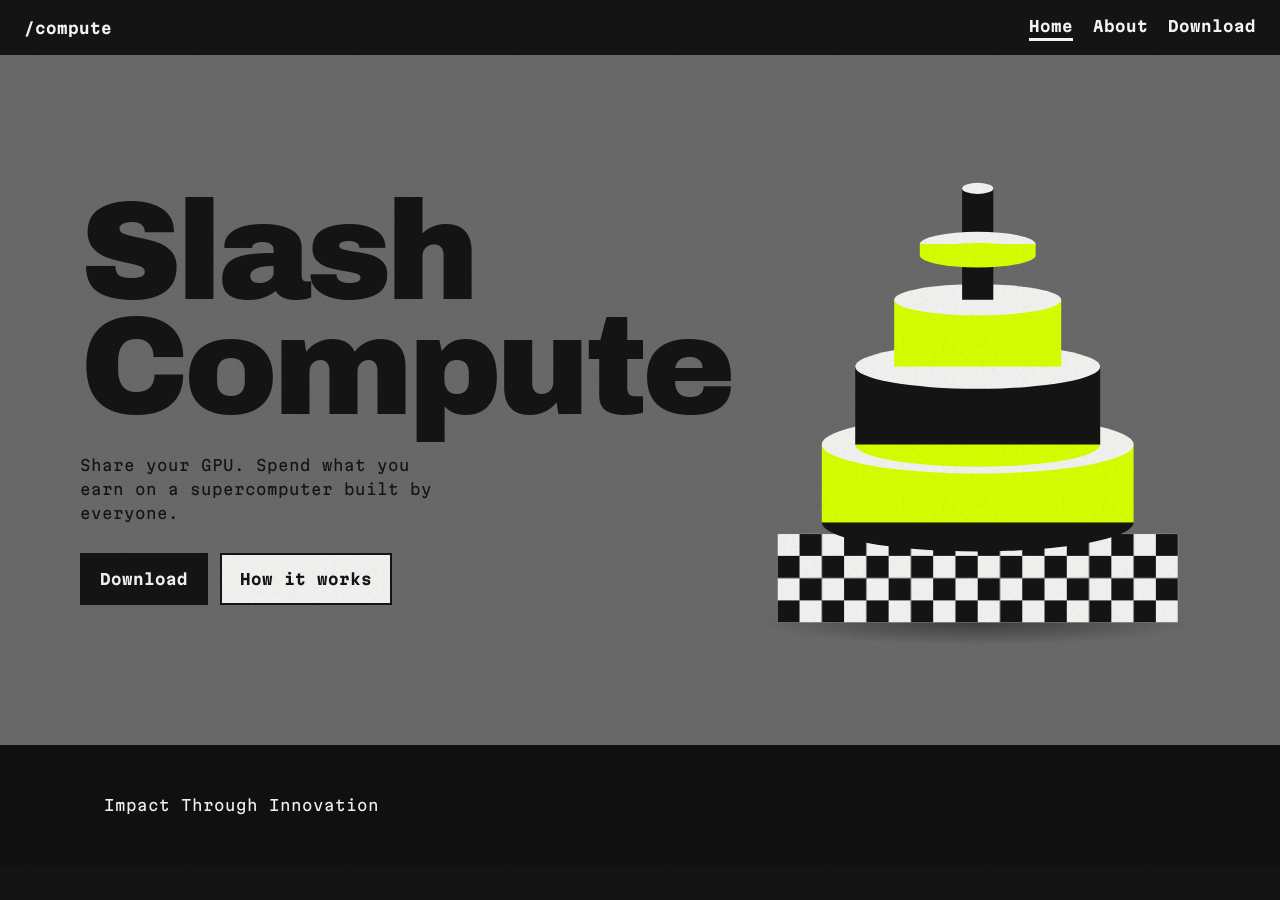
<file: index.html>
<!DOCTYPE html>
<html lang="en-US">

<head>
    <meta charset="utf-8">
    <meta name="viewport" content="width=device-width, initial-scale=1">
    <title>SlashCompute</title>
    <link rel="stylesheet" href="/style.css">
    <script src="/script.js" defer></script>
</head>

<body>
    <header><a href="/">/compute</a>
        <nav><a href="/" aria-current=page>Home</a><a href="/about/">About</a><a href="/download/">Download</a></nav>
    </header>
    <main>
        <div class="wrap hero" style="padding: 100px 0px;">
            <div>
                <h1>Slash<br>Compute</h1>
                <p>Share your GPU. Spend what you earn on a supercomputer built by everyone.</p>
                <div class="btns"><a class="btn" href="/download/">Download</a><a class="btn alt" href="/about/">How it
                        works</a></div>
            </div>
            <div class="stage"><svg class="mass" viewBox="0 0 400 440" role="img"
                    aria-label="Stacked discs on a checker plinth">
                    <defs>
                        <pattern id="ck" width="40" height="40" patternUnits="userSpaceOnUse">
                            <rect width="40" height="40" class="f1" />
                            <rect width="20" height="20" class="f3" />
                            <rect x="20" y="20" width="20" height="20" class="f3" />
                        </pattern>
                        <radialGradient id="sg">
                            <stop offset="0" stop-color="#000" />
                            <stop offset="1" stop-color="#000" stop-opacity="0" />
                        </radialGradient>
                    </defs>
                    <ellipse class="sh" cx="200" cy="420" rx="195" ry="20" fill="url(#sg)" />
                    <rect x="20" y="340" width="360" height="80" fill="url(#ck)" />
                    <ellipse cx="200" cy="330" rx="140" ry="26" class="f1" />
                    <rect x="60" y="260" width="280" height="70" class="f2" />
                    <ellipse cx="200" cy="260" rx="140" ry="26" class="f3" />
                    <ellipse cx="200" cy="260" rx="110" ry="20" class="f2" />
                    <rect x="90" y="190" width="220" height="70" class="f1" />
                    <ellipse cx="200" cy="190" rx="110" ry="20" class="f3" />
                    <rect x="125" y="130" width="150" height="60" class="f2" />
                    <ellipse cx="200" cy="130" rx="75" ry="14" class="f3" />
                    <rect x="186" y="30" width="28" height="100" class="f1" />
                    <ellipse cx="200" cy="30" rx="14" ry="5" class="f3" />
                    <ellipse cx="200" cy="80" rx="52" ry="11" class="f3" />
                    <rect x="148" y="80" width="104" height="10" class="f2" />
                    <ellipse cx="200" cy="90" rx="52" ry="11" class="f2" />
                </svg></div>
        </div>
        <section class="slab">
            <div class="wrap panel">Impact Through Innovation</div>
        </section>
        <!--
        <section class="slab">
            <div class="wrap panel">
                <div class="badges" role="group" aria-label="Mode"><button class="badge" aria-pressed="true"
                        data-t="give">GIVE</button><button class="badge" aria-pressed="false"
                        data-t="take">TAKE</button></div>
                <div>
                    <pre
                        id="give"><span class="l"><span class="c">// give: run in the background, stop any time</span></span><span class="l"><span class="k">const</span> give = {</span><span class="l">  gpu: <span class="s">40</span>,       <span class="c">// % of your GPU</span></span><span class="l">  grants: <span class="s">25</span>,    <span class="c">// % of credits sent to grants</span></span><span class="l">  paidIn: <span class="s">"credits"</span></span><span class="l">};</span></pre>
                    <pre id="take"
                        hidden><span class="l"><span class="c">// take: spend the credits you earned</span></span><span class="l"><span class="k">const</span> take = {</span><span class="l">  budget: <span class="s">"2e15 credits"</span>,</span><span class="l">  mode: <span class="s">"on-demand"</span>,   <span class="c">// or queue with wait time</span></span><span class="l">  runsIn: <span class="s">"linux-vm"</span></span><span class="l">};</span></pre>
                </div>
            </div>
        </section>
        <div class="wrap props" style="padding:0;max-width:1120px">
            <div><b>1:1</b>
                <h3>Credits match up</h3>Every credit you give earns a credit you can use.
            </div>
            <div><b>0–100%</b>
                <h3>You pick the share</h3>Set how much of your GPU runs. Your machine stays yours.
            </div>
            <div><b>10x</b>
                <h3>More than your laptop</h3>Run jobs on a pool far beyond the one device you own.
            </div>
        </div>
        <section class="comm">
            <div class="wrap">
                <h2 style="color:#f2f2f0">Community</h2>
                <div class="cols">
                    <div>
                        <h3>Leaderboard</h3>
                        <div class="row"><span>1 / atlas-9</span><span>412 Tcredits</span></div>
                        <div class="row"><span>2 / ridgeline</span><span>388 Tcredits</span></div>
                        <div class="row"><span>3 / nocturne</span><span>301 Tcredits</span></div>
                    </div>
                    <div>
                        <h3>Grants</h3>
                        <div class="row"><span>Thesis vision model</span><span>68%</span></div>
                        <div class="bar"><i style="width:68%"></i></div>
                        <div class="row"><span>Open speech dataset</span><span>31%</span></div>
                        <div class="bar"><i style="width:31%"></i></div>
                    </div>
                </div>
            </div>
        </section>
        -->
    </main>
</body>

</html>
</file>
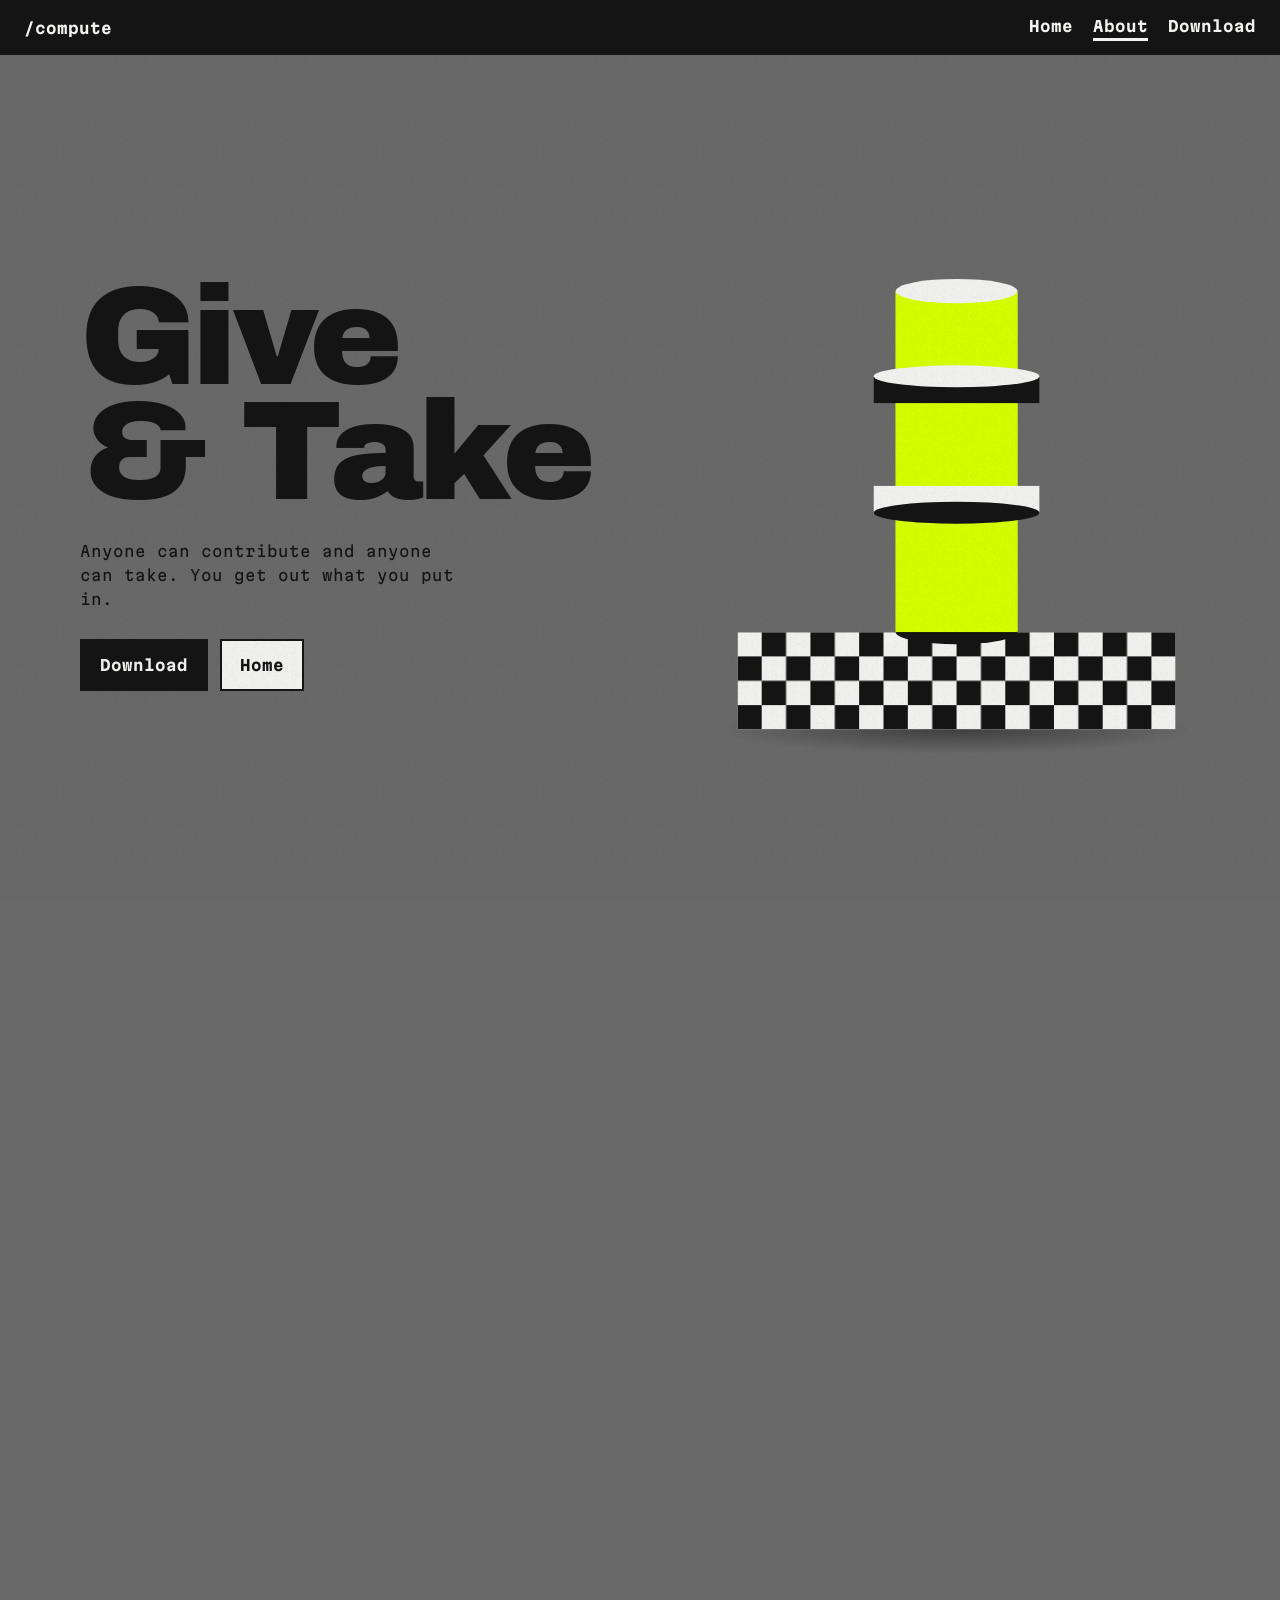
<file: about/index.html>
<!DOCTYPE html>
<html lang="en-US">

<head>
    <meta charset="utf-8">
    <meta name="viewport" content="width=device-width, initial-scale=1">
    <title>About | SlashCompute</title>
    <link rel="stylesheet" href="/style.css">
    <script src="/script.js" defer></script>
</head>

<body>
    <header><a href="/">/compute</a>
        <nav><a href="/">Home</a><a href="/about/" aria-current=page>About</a><a href="/download/">Download</a></nav>
    </header>
    <main class="story">
        <section class="scene scene-give">
            <div class="wrap hero">
                <div>
                    <h1>Give<br>&amp; Take</h1>
                    <p>Anyone can contribute and anyone can take. You get out what you put in.</p>
                    <div class="btns"><a class="btn" href="/download/">Download</a><a class="btn alt" href="/">Home</a>
                    </div>
                </div>
                <div class="stage"><svg class="mass" viewBox="0 0 400 440" role="img"
                        aria-label="Ringed column on a checker plinth">
                        <defs>
                            <pattern id="ck" width="40" height="40" patternUnits="userSpaceOnUse">
                                <rect width="40" height="40" class="f1" />
                                <rect width="20" height="20" class="f3" />
                                <rect x="20" y="20" width="20" height="20" class="f3" />
                            </pattern>
                            <radialGradient id="sg">
                                <stop offset="0" stop-color="#000" />
                                <stop offset="1" stop-color="#000" stop-opacity="0" />
                            </radialGradient>
                        </defs>
                        <ellipse class="sh" cx="200" cy="420" rx="195" ry="20" fill="url(#sg)" />
                        <rect x="20" y="340" width="360" height="80" fill="url(#ck)" />
                        <rect x="150" y="60" width="100" height="280" class="f2" />
                        <ellipse cx="200" cy="340" rx="50" ry="10" class="f1" />
                        <rect x="150" y="60" width="100" height="280" class="f2" />
                        <ellipse cx="200" cy="60" rx="50" ry="10" class="f3" />
                        <rect x="132" y="130" width="136" height="22" class="f1" />
                        <ellipse cx="200" cy="130" rx="68" ry="9" class="f3" />
                        <rect x="132" y="220" width="136" height="22" class="f3" />
                        <ellipse cx="200" cy="242" rx="68" ry="9" class="f1" />
                    </svg></div>
            </div>
        </section>

        <section class="scene scene-why" data-pin>
            <div class="scene-sticky">
                <div class="why-sheet">
                    <div class="wrap why-layout">
                        <h2 class="why-title">Why<svg class="qmark" viewBox="0 0 72 110" aria-hidden="true">
                                <path d="M16 34C16 14 30 4 46 4c16 0 24 11 24 24 0 18-14 22-22 32-5 6-6 10-6 16"
                                    fill="none" stroke="#d6ff00" stroke-width="12" stroke-linecap="square" />
                                <rect x="30" y="90" width="16" height="16" fill="#d6ff00" />
                            </svg></h2>
                        <div class="why-copy">
                            <p>Everyone wants to get into AI, but most people don't have a computer powerful enough for
                                it. Students feel this most.</p>
                            <p>When the hardware is out of reach, AI skills become a privilege. SlashCompute pools spare
                                GPU power so the people who have it can help the people who don't.</p>
                        </div>
                    </div>
                </div>
            </div>
        </section>

        <section class="scene scene-product" data-pin>
            <div class="scene-sticky">
                <div class="board">
                    <div class="wrap props" style="padding:0;max-width:1120px">
                        <div class="card-give" style="--d:0">
                            <svg class="fan" viewBox="0 0 100 100" aria-hidden="true">
                                <circle cx="50" cy="50" r="48" fill="#141414" />
                                <circle cx="50" cy="50" r="40" fill="#d6ff00" />
                                <g class="fan-blades" fill="#141414">
                                    <path d="M50 50 C64 40 70 18 52 10 C46 26 42 40 50 50Z"
                                        transform="rotate(0 50 50)" />
                                    <path d="M50 50 C64 40 70 18 52 10 C46 26 42 40 50 50Z"
                                        transform="rotate(60 50 50)" />
                                    <path d="M50 50 C64 40 70 18 52 10 C46 26 42 40 50 50Z"
                                        transform="rotate(120 50 50)" />
                                    <path d="M50 50 C64 40 70 18 52 10 C46 26 42 40 50 50Z"
                                        transform="rotate(180 50 50)" />
                                    <path d="M50 50 C64 40 70 18 52 10 C46 26 42 40 50 50Z"
                                        transform="rotate(240 50 50)" />
                                    <path d="M50 50 C64 40 70 18 52 10 C46 26 42 40 50 50Z"
                                        transform="rotate(300 50 50)" />
                                </g>
                                <circle cx="50" cy="50" r="11" fill="#d6ff00" />
                                <circle cx="50" cy="50" r="4.5" fill="#141414" />
                            </svg>
                            <div class="copy"><b>Give</b>
                                <h3>Share a slice of your GPU</h3>Pick the percentage. It runs in the background.
                            </div>
                        </div>
                        <div class="card-earn" style="--d:.08">
                            <span class="arrows" aria-hidden="true">
                                <span class="arrow" style="--x:8%;--delay:-.4s;--dur:3.6s"><svg viewBox="0 0 24 24">
                                        <path d="M4 16 L12 4 L20 16" fill="none" stroke="#d6ff00" stroke-width="2.5" />
                                    </svg></span>
                                <span class="arrow" style="--x:24%;--delay:-2.1s;--dur:4.4s"><svg viewBox="0 0 24 24">
                                        <path d="M4 16 L12 4 L20 16" fill="none" stroke="#d6ff00" stroke-width="2.5" />
                                    </svg></span>
                                <span class="arrow" style="--x:40%;--delay:-1.1s;--dur:3.9s"><svg viewBox="0 0 24 24">
                                        <path d="M4 16 L12 4 L20 16" fill="none" stroke="#d6ff00" stroke-width="2.5" />
                                    </svg></span>
                                <span class="arrow" style="--x:56%;--delay:-3s;--dur:4.8s"><svg viewBox="0 0 24 24">
                                        <path d="M4 16 L12 4 L20 16" fill="none" stroke="#d6ff00" stroke-width="2.5" />
                                    </svg></span>
                                <span class="arrow" style="--x:72%;--delay:-1.7s;--dur:3.4s"><svg viewBox="0 0 24 24">
                                        <path d="M4 16 L12 4 L20 16" fill="none" stroke="#d6ff00" stroke-width="2.5" />
                                    </svg></span>
                                <span class="arrow" style="--x:88%;--delay:-2.6s;--dur:4.2s"><svg viewBox="0 0 24 24">
                                        <path d="M4 16 L12 4 L20 16" fill="none" stroke="#d6ff00" stroke-width="2.5" />
                                    </svg></span>
                            </span>
                            <div class="copy"><b>Earn</b>
                                <h3>Get paid in credits</h3>One universal measure of computing power, shown live.
                            </div>
                        </div>
                        <div class="card-take" style="--d:.16">
                            <svg class="usage" viewBox="0 0 240 80" aria-hidden="true">
                                <path pathLength="100" d="M2 68 L30 62 L58 64 L86 50 L114 46 L142 32 L170 28 L198 14 L238 8"
                                    fill="none" stroke="#141414" stroke-width="3" stroke-linejoin="miter" />
                            </svg>
                            <div class="copy"><b>Take</b>
                                <h3>Spend on the pool</h3>Run on demand, or join a queue and see the wait.
                            </div>
                        </div>
                    </div>
                    <div class="wrap props two" style="padding:0;max-width:1120px;margin-top:0">
                        <div class="card-students" style="--d:.26">
                            <div class="copy"><b>Students</b>
                                <h3>Need more than their laptop</h3>Spend the credits you earn, or ask the community
                                for a grant that explains your project.
                            </div>
                            <svg class="figure" viewBox="0 0 150 160" aria-hidden="true">
                                <ellipse cx="42" cy="28" rx="16" ry="18" fill="#141414" />
                                <rect x="28" y="48" width="28" height="42" fill="#141414" />
                                <rect x="52" y="62" width="24" height="8" fill="#141414" />
                                <rect x="26" y="90" width="14" height="52" fill="#141414" />
                                <rect x="44" y="90" width="14" height="40" fill="#141414" />
                                <rect x="72" y="46" width="62" height="48" fill="#141414" />
                                <rect x="78" y="52" width="50" height="34" fill="#f2f2f0" />
                                <rect x="78" y="52" width="50" height="7" fill="#d6ff00" />
                                <rect x="64" y="94" width="78" height="10" fill="#d6ff00" />
                                <rect x="70" y="104" width="66" height="6" fill="#141414" />
                            </svg>
                        </div>
                        <div class="card-contributors" style="--d:.34">
                            <div class="copy"><b>Contributors</b>
                                <h3>Have power to spare</h3>Choose how much of your GPU runs and how much of your
                                credits go to grants.
                            </div>
                            <svg class="figure" viewBox="0 0 170 160" aria-hidden="true">
                                <ellipse cx="40" cy="32" rx="16" ry="18" fill="#f2f2f0" />
                                <rect x="26" y="52" width="28" height="40" fill="#f2f2f0" />
                                <rect x="50" y="64" width="22" height="8" fill="#f2f2f0" />
                                <rect x="24" y="92" width="14" height="50" fill="#f2f2f0" />
                                <rect x="42" y="92" width="14" height="38" fill="#f2f2f0" />
                                <rect x="108" y="22" width="48" height="116" fill="#d6ff00" />
                                <rect x="116" y="32" width="32" height="6" fill="#141414" />
                                <rect x="116" y="44" width="32" height="6" fill="#141414" />
                                <circle cx="132" cy="86" r="18" fill="#f2f2f0" />
                                <g class="mini-fan" fill="#141414">
                                    <path d="M132 86 L128 70 L136 70 Z" />
                                    <path d="M132 86 L148 82 L148 90 Z" />
                                    <path d="M132 86 L136 102 L128 102 Z" />
                                    <path d="M132 86 L116 90 L116 82 Z" />
                                </g>
                                <circle cx="132" cy="86" r="5" fill="#d6ff00" />
                                <rect x="116" y="112" width="32" height="6" fill="#141414" />
                                <rect x="116" y="124" width="32" height="6" fill="#141414" />
                            </svg>
                        </div>
                    </div>
                </div>
            </div>
        </section>

        <section class="scene scene-safe" data-pin>
            <div class="scene-sticky safe-sticky">
                <div class="wrap">
                    <h2 class="safe-title">Safeguards</h2>
                    <div class="safe-rows">
                        <div class="row"><span>Shared pool</span><span>Only designated tasks run on the shared
                                pool</span></div>
                        <div class="row"><span>Stop any time</span><span>You end a session whenever you want</span>
                        </div>
                        <div class="row"><span>Clear terms</span><span>Shown before anything runs on your machine</span>
                        </div>
                    </div>
                </div>
            </div>
        </section>
    </main>
    <noscript>
        <style>
            .scene[data-pin] { --p: 1 }
            .why-sheet, .why-copy, .story .props > div, .safe-title, .safe-rows .row {
                opacity: 1 !important;
                transform: none !important
            }
        </style>
    </noscript>
</body>

</html>
</file>
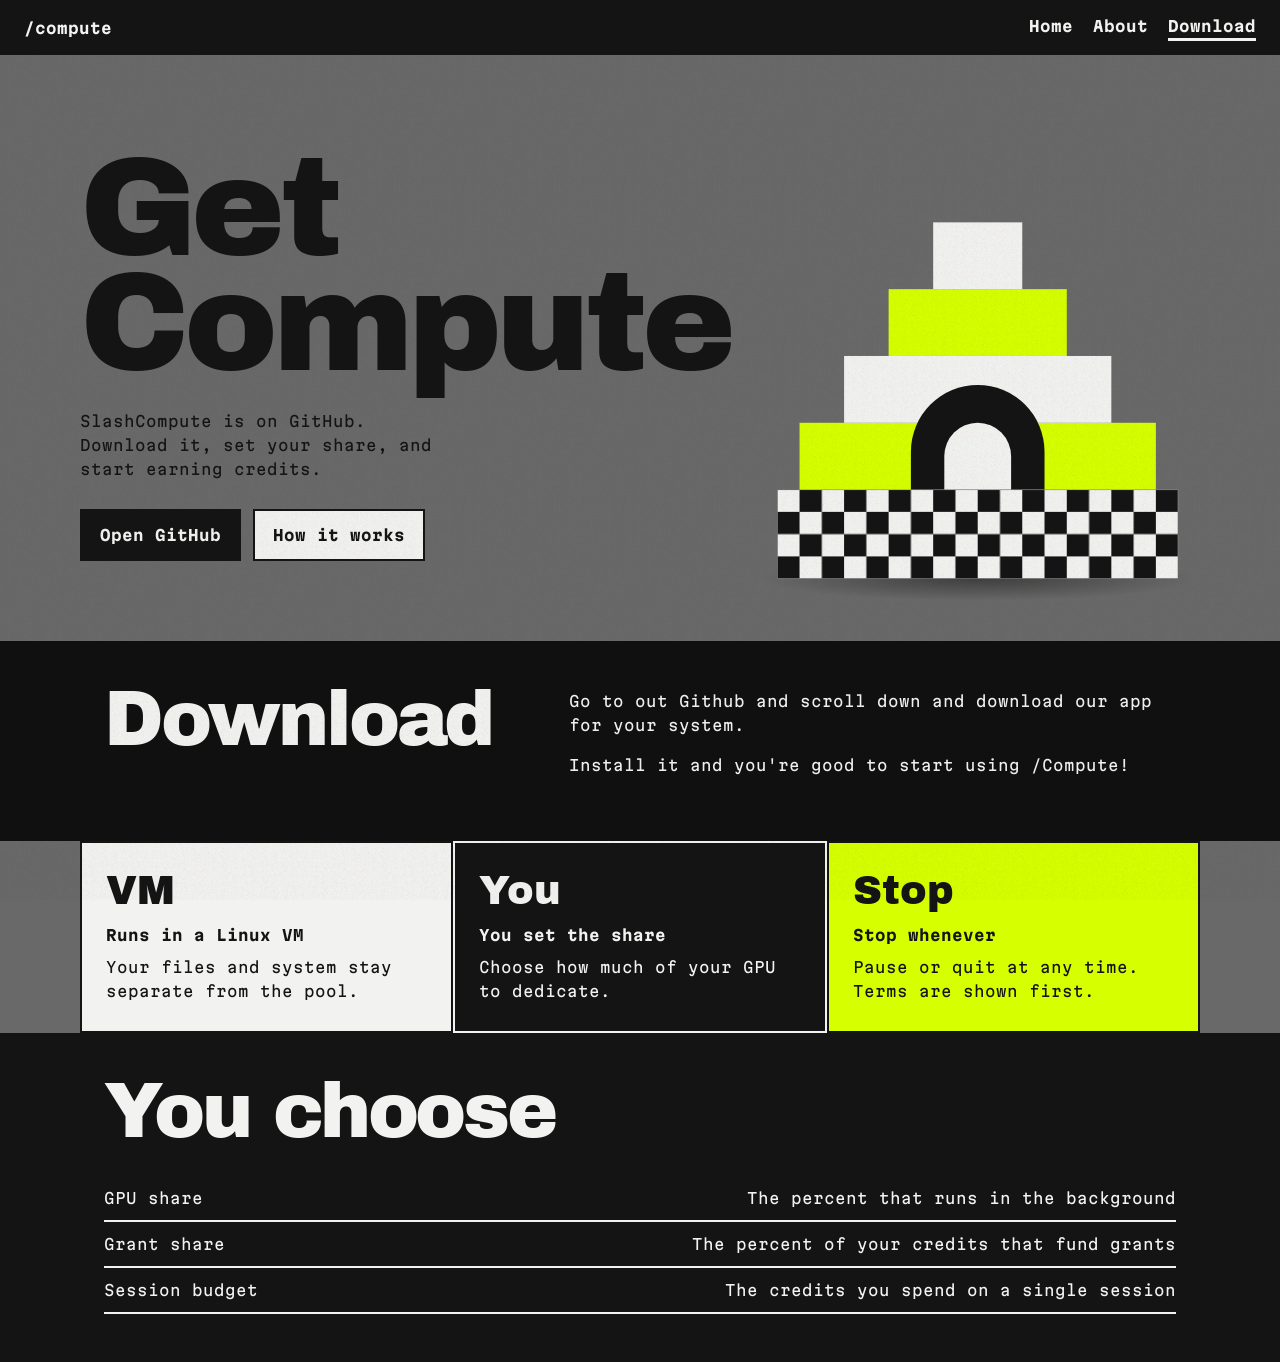
<file: download/index.html>
<!DOCTYPE html>
<html lang="en-US">

<head>
    <meta charset="utf-8">
    <meta name="viewport" content="width=device-width, initial-scale=1">
    <title>Download | SlashCompute</title>
    <link rel="stylesheet" href="/style.css">
    <script src="/script.js" defer></script>
</head>

<body>
    <header><a href="/">/compute</a>
        <nav><a href="/">Home</a><a href="/about/">About</a><a href="/download/" aria-current=page>Download</a></nav>
    </header>
    <main>
        <div class="wrap hero">
            <div>
                <h1>Get<br>Compute</h1>
                <p>SlashCompute is on GitHub. Download it, set your share, and start earning credits.</p>
                <div class="btns"><a class="btn" href="https://github.com/RizzyRoger/SlashCompute" target="_blank"
                        rel="noopener">Open GitHub</a><a class="btn alt" href="/about/">How it works</a></div>
            </div>
            <div class="stage"><svg class="mass" viewBox="0 0 400 440" role="img"
                    aria-label="Stair arch on a checker plinth">
                    <defs>
                        <pattern id="ck" width="40" height="40" patternUnits="userSpaceOnUse">
                            <rect width="40" height="40" class="f1" />
                            <rect width="20" height="20" class="f3" />
                            <rect x="20" y="20" width="20" height="20" class="f3" />
                        </pattern>
                        <radialGradient id="sg">
                            <stop offset="0" stop-color="#000" />
                            <stop offset="1" stop-color="#000" stop-opacity="0" />
                        </radialGradient>
                    </defs>
                    <ellipse class="sh" cx="200" cy="420" rx="195" ry="20" fill="url(#sg)" />
                    <rect x="20" y="340" width="360" height="80" fill="url(#ck)" />
                    <rect x="40" y="280" width="320" height="60" class="f2" />
                    <rect x="80" y="220" width="240" height="60" class="f3" />
                    <rect x="120" y="160" width="160" height="60" class="f2" />
                    <rect x="160" y="100" width="80" height="60" class="f3" />
                    <path d="M140 340v-34a60 60 0 0 1 120 0v34z" class="f1" />
                    <path d="M170 340v-30a30 30 0 0 1 60 0v30z" class="f3" />
                </svg></div>
        </div>
        <!--
        <section class="slab">
            <div class="wrap">
                <pre><span class="l"><span class="c">// 1. get the code</span></span><span class="l">git clone <span class="s">https://github.com/RizzyRoger/SlashCompute</span></span><span class="l"><span class="c">// 2. install steps arrive with the launch build</span></span></pre>
            </div>
        </section>
    -->
        <section class="slab">
            <div class="wrap why">
                <h2 style="color:#f2f2f0">Download</h2>
                <div>
                    <p>Go to out Github and scroll down and download our app for your system.</p>
                    <p>Install it and you're good to start using /Compute!</p>
                </div>
            </div>
        </section>
        <div ></div>
        <div class="wrap props" style="padding:0;max-width:1120px">
            <div><b>VM</b>
                <h3>Runs in a Linux VM</h3>Your files and system stay separate from the pool.
            </div>
            <div><b>You</b>
                <h3>You set the share</h3>Choose how much of your GPU to dedicate.
            </div>
            <div><b>Stop</b>
                <h3>Stop whenever</h3>Pause or quit at any time. Terms are shown first.
            </div>
        </div>
        <section class="comm">
            <div class="wrap">
                <h2 style="color:#f2f2f0">You choose</h2>
                <div style="margin-top:32px">
                    <div class="row"><span>GPU share</span><span>The percent that runs in the background</span></div>
                    <div class="row"><span>Grant share</span><span>The percent of your credits that fund grants</span>
                    </div>
                    <div class="row"><span>Session budget</span><span>The credits you spend on a single session</span>
                    </div>
                </div>
            </div>
        </section>
    </main>
</body>

</html>
</file>
<file: style.css>
@import url("https://fonts.googleapis.com/css2?family=Archivo+Black&family=Martian+Mono:wght@400;700&display=swap");

:root {
    --m1: #141414;
    --m2: #d6ff00;
    --m3: #f2f2f0;
    --kw: #ff4d3a;
    --str: #d6ff00;
    --title: #141414;
    --sh: .4
}

* {
    box-sizing: border-box
}

html {
    background: #141414
}

body {
    margin: 0;
    font: 400 15px/1.6 "Martian Mono", monospace;
    color: #f2f2f0;
    background: dimgrey;
}

body::after {
    content: "";
    position: fixed;
    inset: 0;
    pointer-events: none;
    opacity: .12;
    mix-blend-mode: multiply;
    background: url("data:image/svg+xml,%3Csvg xmlns='http://www.w3.org/2000/svg' width='160' height='160'%3E%3Cfilter id='n'%3E%3CfeTurbulence baseFrequency='.9' numOctaves='2'/%3E%3C/filter%3E%3Crect width='160' height='160' filter='url(%23n)'/%3E%3C/svg%3E")
}

a {
    color: inherit
}

:focus-visible {
    outline: 2px solid #ff4d3a;
    outline-offset: 3px
}

header {
    display: flex;
    justify-content: space-between;
    align-items: center;
    gap: 16px;
    padding: 14px 24px;
    background: #141414;
    position: sticky;
    top: 0;
    z-index: 5
}

header a {
    text-decoration: none;
    font-weight: 700
}

nav {
    display: flex;
    gap: 20px
}

nav a[aria-current] {
    border-bottom: 3px solid #f2f2f0
}

h1,
h2 {
    font: 400 clamp(56px, 11vw, 172px)/.82 "Archivo Black", sans-serif;
    letter-spacing: -.04em;
    margin: 0;
    color: var(--title)
}

h2 {
    font-size: clamp(36px, 6vw, 84px)
}

h3 {
    margin: 0 0 8px;
    font-size: 15px
}

.wrap {
    max-width: 1120px;
    margin: 0 auto;
    padding: 0 24px
}

.hero {
    display: grid;
    grid-template-columns: 1.25fr 1fr;
    gap: 24px;
    align-items: center;
    padding: 56px 0 40px
}

.hero p {
    max-width: 34ch;
    margin: 28px 0;
    color: var(--title)
}

.btns {
    display: flex;
    gap: 12px;
    flex-wrap: wrap
}

.btn {
    display: inline-block;
    padding: 12px 18px;
    background: #141414;
    color: #f2f2f0;
    border: 2px solid #141414;
    text-decoration: none;
    font-weight: 700
}

.btn.alt {
    background: #f2f2f0;
    color: #141414
}

.btn:hover {
    transform: translateY(-3px);
    outline: 2px solid #141414
}

.stage {
    position: relative
}

.mass {
    width: 100%;
    height: auto;
    display: block
}

.f1 {
    fill: var(--m1)
}

.f2 {
    fill: var(--m2)
}

.f3 {
    fill: var(--m3)
}

.ln {
    stroke: var(--m1);
    stroke-width: 1
}

.sh {
    opacity: var(--sh)
}

section.slab {
    background: #101010;
    padding: 48px 0
}

.panel {
    display: grid;
    grid-template-columns: auto 1fr;
    gap: 24px
}

.badges {
    display: flex;
    flex-direction: column;
    gap: 12px
}

.badge {
    width: 64px;
    height: 64px;
    border-radius: 50%;
    border: 2px solid #f2f2f0;
    background: none;
    color: #f2f2f0;
    font: 700 11px "Martian Mono", monospace;
    cursor: pointer
}

.badge[aria-pressed=true] {
    background: #f2f2f0;
    color: #141414
}

pre {
    margin: 0;
    overflow-x: auto;
    counter-reset: l;
    font-size: 14px
}

pre span.l {
    display: block;
    counter-increment: l;
    white-space: pre
}

pre span.l::before {
    content: counter(l);
    display: inline-block;
    width: 3ch;
    margin-right: 2ch;
    color: #b7b3aa;
    text-align: right
}

.k {
    color: var(--kw)
}

.s {
    color: var(--str)
}

.c {
    color: #b7b3aa
}

[hidden] {
    display: none !important
}

.props {
    display: grid;
    grid-template-columns: repeat(3, 1fr)
}

.props div {
    background: #f2f2f0;
    color: #141414;
    padding: 28px 24px;
    border: 2px solid #141414
}

.props div:nth-child(2) {
    background: #141414;
    color: #f2f2f0;
    border-color: #f2f2f0
}

.props div:nth-child(3) {
    background: var(--m2);
    color: #141414
}

.props b {
    font: 400 40px/1 "Archivo Black";
    display: block;
    margin-bottom: 12px
}

.comm {
    background: #141414;
    padding: 48px 0
}

.comm .cols {
    display: grid;
    grid-template-columns: 1fr 1fr;
    gap: 32px;
    margin-top: 32px
}

.row {
    display: flex;
    justify-content: space-between;
    gap: 12px;
    padding: 10px 0;
    border-bottom: 2px solid #f2f2f0
}

.bar {
    height: 10px;
    background: #3a3a3a;
    margin-top: 6px
}

.bar i {
    display: block;
    height: 100%;
    background: var(--m2)
}

@media(max-width:760px) {
    .props.two {
        grid-template-columns: 1fr
    }

    .why {
        grid-template-columns: 1fr !important
    }

    .hero,
    .comm .cols,
    .props,
    .why-layout {
        grid-template-columns: 1fr
    }

    .panel {
        grid-template-columns: 1fr
    }

    .badges {
        flex-direction: row
    }
}

@media(prefers-reduced-motion:reduce) {
    .btn:hover {
        transform: none
    }

    .story .scene[data-pin] {
        height: auto
    }

    .story .scene-sticky {
        position: relative;
        height: auto;
        overflow: visible
    }

    .why-sheet,
    .why-copy,
    .story .props > div,
    .safe-title,
    .safe-rows .row {
        opacity: 1 !important;
        transform: none !important
    }

    .qmark,
    .fan,
    .mini-fan,
    .arrow,
    .usage path {
        animation: none !important
    }

    .usage path {
        stroke-dashoffset: 0;
        opacity: 1
    }
}

.props.two {
    grid-template-columns: repeat(2, 1fr)
}

.why {
    display: grid;
    grid-template-columns: 1fr 1.4fr;
    gap: 32px;
    align-items: start
}

.why p {
    margin: 0 0 16px;
    max-width: 60ch
}

.props+.slab,
.props+.comm {
    margin-top: 0
}

:root {
    --bar: 52px
}

.story ::selection {
    background: #d6ff00;
    color: #141414
}

.scene-give {
    min-height: calc(100dvh - var(--bar));
    display: flex;
    align-items: center
}

.scene-give .hero {
    width: 100%
}

.scene[data-pin] {
    --p: 0;
    position: relative;
    height: 240vh
}

.scene-why {
    height: 280vh
}

.scene-sticky {
    position: sticky;
    top: 0;
    height: 100dvh;
    overflow: hidden
}

.why-sheet {
    position: absolute;
    inset: 0;
    box-sizing: border-box;
    padding-top: var(--bar);
    background: #141414;
    color: #f2f2f0;
    display: flex;
    align-items: center;
    transform: translateY(calc(-100% * (1 - min(var(--p) / .42, 1))))
}

.why-layout {
    display: grid;
    grid-template-columns: 1.25fr 1fr;
    gap: 24px;
    align-items: center;
    width: 100%
}

.why-title {
    display: flex;
    align-items: flex-end;
    gap: .06em;
    margin: 0;
    color: #f2f2f0;
    font: 400 clamp(56px, 11vw, 172px)/.82 "Archivo Black", sans-serif;
    letter-spacing: -.04em
}

.qmark {
    height: .78em;
    width: auto;
    flex: none;
    transform-origin: 50% 72%;
    animation: rock 5s ease-in-out infinite alternate
}

.why-copy {
    opacity: clamp(0, (var(--p) - .48) / .28, 1);
    transform: translateY(calc(18px * (1 - clamp(0, (var(--p) - .48) / .28, 1))))
}

.why-copy p {
    margin: 0 0 16px;
    max-width: 42ch;
    color: #f2f2f0
}

.why-copy p:last-child {
    margin-bottom: 0
}

.scene-product .scene-sticky,
.safe-sticky {
    display: flex;
    align-items: center;
    box-sizing: border-box;
    padding-top: var(--bar)
}

.board {
    width: 100%
}

.story .props > div {
    position: relative;
    overflow: hidden
}

.story .scene-product .props > div {
    opacity: clamp(0, (var(--p) - var(--d, 0)) / .22, 1);
    transform: translateY(calc(28px * (1 - clamp(0, (var(--p) - var(--d, 0)) / .22, 1))))
}

.story .props > div > .copy {
    position: relative;
    z-index: 1;
    background: transparent;
    color: inherit;
    border: 0;
    padding: 0
}

.story .props > .card-earn > .copy {
    padding-right: 52px
}

.card-earn .arrows {
    left: auto;
    right: 14px;
    width: 44px
}

.story .props > .card-give {
    padding-right: 116px
}

.fan {
    position: absolute;
    top: 20px;
    right: 18px;
    width: 84px;
    height: 84px;
    z-index: 1;
    animation: spin 2.8s linear infinite
}

.arrows {
    position: absolute;
    inset: 0;
    z-index: 0;
    pointer-events: none;
    overflow: hidden
}

.arrow {
    position: absolute;
    left: var(--x);
    top: 0;
    height: 100%;
    animation: rise var(--dur, 4s) linear infinite;
    animation-delay: var(--delay, 0s)
}

.arrow svg {
    display: block;
    width: 22px;
    height: 22px;
    opacity: .42
}

.story .props > .card-take {
    padding-bottom: 92px
}

.usage {
    position: absolute;
    left: 20px;
    right: 20px;
    bottom: 16px;
    width: auto;
    height: 72px;
    z-index: 1
}

.usage path {
    stroke-dasharray: 100;
    stroke-dashoffset: 100;
    animation: draw 3.8s ease-in-out infinite
}

.story .props.two > div {
    min-height: 196px;
    padding-right: 168px
}

.figure {
    position: absolute;
    right: 14px;
    bottom: 12px;
    width: 140px;
    height: 148px;
    z-index: 1
}

.mini-fan {
    transform-box: fill-box;
    transform-origin: center;
    animation: spin 2.4s linear infinite
}

.safe-sticky {
    background: #141414;
    color: #f2f2f0
}

.safe-title {
    --d: 0;
    color: #f2f2f0;
    opacity: clamp(0, (var(--p) - var(--d)) / .2, 1);
    transform: translateY(calc(20px * (1 - clamp(0, (var(--p) - var(--d)) / .2, 1))))
}

.safe-rows {
    margin-top: 32px
}

.safe-rows .row:nth-child(1) {
    --d: .3
}

.safe-rows .row:nth-child(2) {
    --d: .48
}

.safe-rows .row:nth-child(3) {
    --d: .66
}

.safe-rows .row {
    opacity: clamp(0, (var(--p) - var(--d, 0)) / .18, 1);
    transform: translateY(calc(16px * (1 - clamp(0, (var(--p) - var(--d, 0)) / .18, 1))))
}

@keyframes rock {
    from {
        transform: rotate(-12deg)
    }

    to {
        transform: rotate(12deg)
    }
}

@keyframes spin {
    to {
        transform: rotate(360deg)
    }
}

@keyframes rise {
    from {
        transform: translateY(105%)
    }

    to {
        transform: translateY(-105%)
    }
}

@keyframes draw {
    0% {
        stroke-dashoffset: 100;
        opacity: 1
    }

    68% {
        stroke-dashoffset: 0;
        opacity: 1
    }

    86% {
        stroke-dashoffset: 0;
        opacity: 0
    }

    100% {
        stroke-dashoffset: 100;
        opacity: 0
    }
}

@media(max-width:760px) {
    .scene-why[data-pin] {
        height: 180vh
    }

    .scene-product[data-pin],
    .scene-safe[data-pin] {
        height: 160vh
    }

    .scene-why .scene-sticky,
    .scene-product .scene-sticky,
    .scene-safe .scene-sticky {
        overflow-y: auto
    }

    .why-layout,
    .story .props.two {
        grid-template-columns: 1fr
    }

    .story .props.two > div {
        min-height: 0;
        padding-right: 24px
    }

    .figure {
        position: static;
        display: block;
        width: 120px;
        height: 128px;
        margin-top: 16px
    }
}

@media(max-height:740px) {
    .scene-product .scene-sticky,
    .scene-safe .scene-sticky {
        overflow-y: auto
    }
}
</file>
